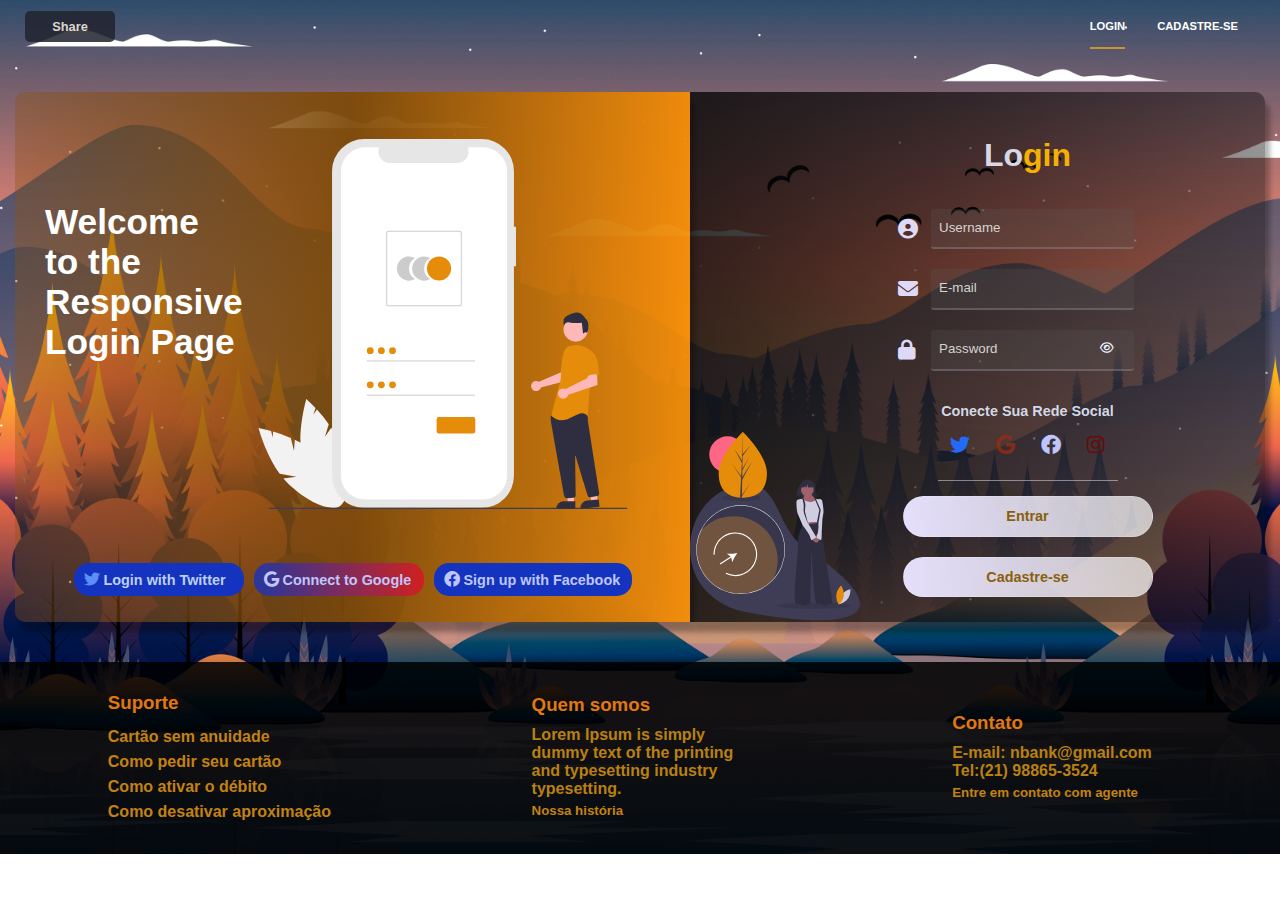
<file: index.html>
<!DOCTYPE html>
<html lang="pt-br">
<head>
    <meta charset="UTF-8">
    <meta http-equiv="X-UA-Compatible" content="IE=edge">
    <meta name="viewport" content="width=device-width, initial-scale=1.0">
    <link rel="stylesheet" href="css/estilo.css">
  
    <link rel="stylesheet" href="fontawesome-free-6.1.2-web/css/all.min.css">
    <title>Project Responsive</title>
</head>
<body id="login" >
    <header>
        <div class="logo">
            <input type="button" id="singup" value="Share">
   
        </div>
        
        <nav id="nav">
            <button id="btn-mobile" aria-haspopup="true" aria-label="Abrir Menu" aria-expanded="false">Menu

                <span id="hamburger"></span>

            </button>
            <ul class="menu" role="menu">
                <li><a href="index.html" class="select">Login</a></li>
           
                <li><a href="cadastro.html">Cadastre-se</a></li>
            </ul>
        </nav>
    </header>
    <main class="container">
        
        <article class="login-esq">
            <section>
                <h3>Welcome<br> to the<br> Responsive<br> Login Page</h3>
                <img src="img/imglogin2.svg" alt="">
                <section id="btn-social">
                    <a href="https://twitter.com" class="twiter"><i class="fa-brands fa-twitter"></i> Login with Twitter</a>
                    <a href="https://www.google.com" class="google"><i class="fa-brands fa-google"></i> Connect to Google</a>
                    <a href="https://www.facebook.com" class="face"><i class="fa-brands fa-facebook"></i> Sign up with Facebook</a>
                   
                </section>
            </section>
        </article>

        <form action="">

            <img src="img/imglogin1.svg" alt="">
            
            <fieldset>
                
                 <h1>Lo<span class="login">gin</span></h1>
                <div class="inputs">
                    <label for="nome"><i class="fa-solid fa-circle-user"></i></label>
                    <input type="name" id="nome" placeholder="Username" required>
                    <div class="underline"></div>
                </div>

                <div class="inputs">
                    <label for="email"><i class="fa-solid fa-envelope"></i></label>
                    <input type="email" id="email" placeholder="E-mail" required>
                    <div class="underline"></div>
                </div>

                <div class="inputs">
                    <label for="senha"><i class="fa-solid fa-lock"></i> </label>
                    <input type="password" id="senha" placeholder="Password" required >
                    <button id="btn-senha"><i class="fa-regular fa-eye"></i></button>
                    <div class="underline"></div>
                </div>

                <div id="social">
                    <span class="conect">Conecte Sua Rede Social</span>
                 <a href="https://twitter.com" class="twiter"><i class="fa-brands fa-twitter"></i></a>
                 <a href="https://www.google.com" class="google"><i class="fa-brands fa-google"></i></a>
                 <a href="https://www.facebook.com" class="face"><i class="fa-brands fa-facebook"></i></a>
                 <a href="https://www.instagram.com" class="insta"><i class="fa-brands fa-instagram"></i> </a> 
                </div>

                <input type="submit" value="Entrar" id="botao">
                <a href="cadastro.html" id="cadastro">Cadastre-se</a>
                     
           
            </fieldset>
        </form>

    </main>
    <footer>
        <nav>
            <h3>Suporte</h3>
            <ul>
                <li><a href="">Cartão sem anuidade</a></li>
                <li><a href="">Como pedir seu cartão</a></li>
                <li><a href="">Como ativar o débito</a></li>
                <li><a href="">Como desativar aproximação</a></li>
            </ul>
        </nav>

        <section class="contato">
            <h3>Quem somos</h3>
            <h4>Lorem Ipsum is simply dummy text of the printing and typesetting industry typesetting.</h4>
            <h5><a href="">Nossa história</a></h5>
        </section>

        <section class="contato">
            <h3>Contato</h3>
            <h4>E-mail: nbank@gmail.com</h4>
            <h4>Tel:(21) 98865-3524</h4>

            <h5><a href="">Entre em contato com agente</a></h5>
        </section>
       
    </footer>

    <script src="js/projeto.js"></script>
    
</body>
</html>
</file>
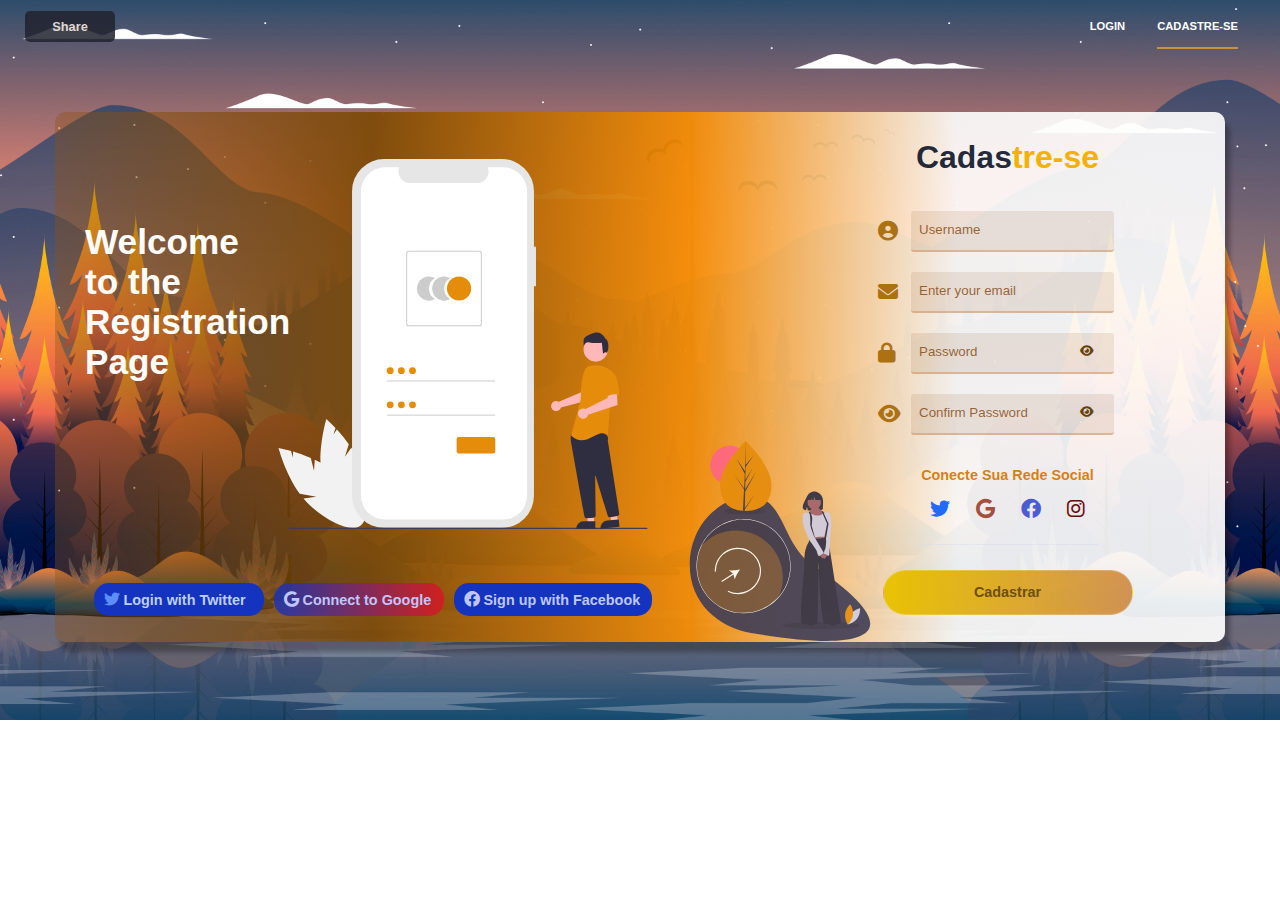
<file: cadastro.html>
<!DOCTYPE html>
<html lang="pt-br">
<head>
    <meta charset="UTF-8">
    <meta http-equiv="X-UA-Compatible" content="IE=edge">
    <meta name="viewport" content="width=device-width, initial-scale=1.0">
    <link rel="stylesheet" href="css/estilo.css">
  
    <link rel="stylesheet" href="fontawesome-free-6.1.2-web/css/all.min.css">
    <title>Project Responsive</title>
</head>
<body id="cadastroPage" >
    <header>
        <div class="logo">
            <input type="button" id="singup" value="Share">
   
        </div>
        
        <nav id="nav">
            <button id="btn-mobile" aria-haspopup="true" aria-label="Abrir Menu" aria-expanded="false">Menu

                <span id="hamburger"></span>

            </button>
            <ul class="menu" role="menu">
                <li><a href="index.html" >Login</a></li>
                <li><a href="cadastro.html" class="select">Cadastre-se</a></li>
            </ul>
        </nav>
    </header>
    <main class="container">
        
        <article class="login-esq">
            <section>
                <h3>Welcome<br> to the<br> Registration<br> Page</h3>
                <img src="img/imglogin2.svg" alt="">
                <section id="btn-social">
                    <a href="https://twitter.com" class="twiter"><i class="fa-brands fa-twitter"></i> Login with Twitter</a>
                    <a href="https://www.google.com" class="google"><i class="fa-brands fa-google"></i> Connect to Google</a>
                    <a href="https://www.facebook.com" class="face"><i class="fa-brands fa-facebook"></i> Sign up with Facebook</a>
                   
                </section>
            </section>
        </article>

        <form action="">

            <img src="img/imglogin1.svg" alt="">
         
            <fieldset>
                
                 <h1>Cadas<span class="login">tre-se</span></h1>
            
                <div class="inputs">
                    <label for="nome"><i class="fa-solid fa-circle-user"></i></label>
                    <input type="name" id="nome" placeholder="Username" class="requireds " required oninput="validateName()">
                    <button disabled id="btn-Error"><i class="fa-solid fa-circle-exclamation"></i></button>
                    <button disabled id="btn-Valid"><i class="fa-solid fa-circle-check"></i></button>
                    <div class="underline"></div>
                </div>
                <span class="invalidCampo">Insira no minimo 3 caracteres</span>

                <div class="inputs">
                    <label for="email"><i class="fa-solid fa-envelope"></i></label>
                    <input type="email" id="email" placeholder="Enter your email" class="requireds " required oninput="validateEmail()">
                    <button disabled id="btn-Error"><i class="fa-solid fa-circle-exclamation"></i></button>
                    <button disabled id="btn-Valid"><i class="fa-solid fa-circle-check"></i></button>
                    <div class="underline"></div>
                </div>
                <span class="invalidCampo">Inserir um E-mail válido ativo</span>

                <div class="inputs">
                    <label for="senha"><i class="fa-solid fa-lock"></i> </label>
                    <input type="password" id="senha" placeholder="Password" class="requireds " required oninput="validateSenha()">
                    <button id="btn-senha"><i class="fa-solid fa-eye"></i></button>
                    <div class="underline"></div>
                </div>
                <span class="invalidCampo">Insira no minimo 8 caracteres</span>

                <div class="inputs">
                    <label for="confirmSenha"><i class="fa-solid fa-eye"></i></label>
                    <input type="password" id="confirmSenha" placeholder="Confirm Password" class="requireds " required oninput="validateConfirmSenha()">
                    <button id="btn-confirmSenha"><i class="fa-solid fa-eye"></i></button>
                    <div class="underline"></div>
                </div>
                <span class="invalidCampo">Insira sua senha corretamente</span>

                <div id="social">
                    <span class="conect">Conecte Sua Rede Social</span>
                 <a href="https://twitter.com" class="twiter"><i class="fa-brands fa-twitter"></i></a>
                 <a href="https://www.google.com" class="google"><i class="fa-brands fa-google"></i></a>
                 <a href="https://www.facebook.com" class="face"><i class="fa-brands fa-facebook"></i></a>
                 <a href="https://www.instagram.com" class="insta"><i class="fa-brands fa-instagram"></i> </a> 
                </div>

                <input onclick="cadastrar()" type="submit" value="Cadastrar" id="btn-cadastrar">
             
            </fieldset>
            <span class="validRegistration">Cadastrando usuário...</span>
            <span class="invalidRegistration">Erro ao cadastrar usuário</span>
        </form>

    </main>
    <footer>
        <nav>
            <h3>Suporte</h3>
            <ul>
                <li><a href="">Cartão sem anuidade</a></li>
                <li><a href="">Como pedir seu cartão</a></li>
                <li><a href="">Como ativar o débito</a></li>
                <li><a href="">Como desativar aproximação</a></li>
            </ul>
        </nav>

        <section class="contato">
            <h3>Quem somos</h3>
            <h4>Lorem Ipsum is simply dummy text of the printing and typesetting industry typesetting.</h4>
            <h5><a href="">Nossa história</a></h5>
        </section>

        <section class="contato">
            <h3>Contato</h3>
            <h4>E-mail: nbank@gmail.com</h4>
            <h4>Tel:(21) 98865-3524</h4>

            <h5><a href="">Entre em contato com agente</a></h5>
        </section>
       
    </footer>

    <script src="js/projeto.js"></script>

</body>
</html>
</file>
<file: css/estilo.css>
*{
    margin: 0px;
    padding: 0px;
    box-sizing: border-box;

}

body{
    font-family: 'Trebuchet MS', 'Lucida Sans Unicode', 'Lucida Sans', sans-serif;
    background: url(../img/landscape.jpg) no-repeat ;
    background-size: cover;

} 
header{
    display: flex;
    justify-content: space-between;
    flex-flow: row wrap;
    align-items: center;
    align-content: center;
    padding: 10px;
    background: rgba(39, 39, 39, 0);
    box-sizing: border-box;
}

.logo input[type="button"]{
    font-size: 0.8rem;
    padding: 8px 4px;
    width: 90px;
    border: none;
    background-color: #22242fdc;
    border-radius: 5px;
    font-weight:600;
    color: #f8eee5df;
    cursor: pointer;
    margin-left: 15px;
    transition:  0.5s ease-in-out;
}

.logo input[type="button"]:hover{
    background: #a15f0fdd;
    letter-spacing: 0.5px;
    color: #fffdfb;
}

ul, a{
    list-style: none;
    text-decoration: none;
    font-weight: 900;
}
.menu{
    display: flex;
    text-transform: uppercase;
}
ul.menu li{
    margin-right: 2rem;
}
ul.menu a{
    display: block;
    border-radius: 10px;
    line-height: 2rem;
    font-size: 0.7rem;
    padding: 0rem;
    position: relative;
    color: #fff;
}
ul.menu a::after{
    content: "";
    background-color: #e4a227;
    position: absolute;
    left: 0;
    top: calc(100% + 5px);
    width: 100%;
    height: 2px;
    opacity: 0;
    transition: all 0.3s ease-in-out;
    transform: scaleX(0);
    transform-origin: left;
}
.menu a.select::after,
.menu a:hover::after{
    opacity: 0.8;
    transform: scaleX(1);
    
}

form h4{
    position: absolute;
    top: 0;
    left: 0;
}

.container{
    display: flex;
    flex-flow: row wrap;
    padding: 10px 15px;
    margin: 30px 0;
}
article.login-esq{
    display: flex;
    flex-flow: row wrap;
    justify-content: center;
    align-items: center;
    align-content: center;
    flex: 1 300px;
    background: linear-gradient(to right, #90510e5b,#7d4a08f1,#f48d06f1) ;
    background-size: cover;
    border-top-left-radius: 10px;
    border-bottom-left-radius: 10px;
    padding: 20px;
    position: relative;
    box-shadow: 5px 10px 5px rgba(0, 0, 0, 0.29);
}
article.login-esq img{
    width: 100%;
    height: 370px;
    margin-top: 20px;
    margin-left: 90px;
}
article.login-esq h3{
    position: absolute;
    top: 110px;
    left: 30px;
    color: #ffffff;
    line-height: 2.5rem;
    font-size: 2.2rem;
    font-weight: bold;
}
#btn-social{
    display: flex;
    flex-flow: row wrap;
    column-gap: 10px;
    justify-content: center;
    align-items: center;
    margin-top: 50px;
}
article.login-esq i{
    font-size: 16px;
}
article.login-esq a.twiter{
    display: block;
    background: #1434bf;
    border-radius: 15px;
    width: 170px;
    padding: 8px 10px;
    font-size: 0.9rem;
    color: #bccff6;
    transition: .3s ease-in-out;
}
article.login-esq a.twiter:hover{
    letter-spacing: 0.3px;
}
article.login-esq .twiter i{
    color:  #5b8ff7;
}
article.login-esq a.face{
    display: block;
    background: #1434bf;
    border-radius: 15px;
    width: 198px;
    padding: 8px 10px;
    font-size: 0.9rem;
    transition: .3s ease-in-out;
}
article.login-esq a.face:hover{
    letter-spacing: 0.3px;
}
article.login-esq .face{
    color:  #bfc6fd;
}
article.login-esq a.google{
    display: block;
    background: linear-gradient(to right,#1433bfcc,#cf2020);
    border-radius: 15px;
    width: 170px;
    padding: 8px 10px;
    font-size: 0.9rem;
    color: #bfc6fd;
    transition: .3s ease-in-out;
}
article.login-esq a.google:hover{
    letter-spacing: 0.3px;
}
article.login-esq .google{
    color:  #952b15d2;
}
article.login-esq a.insta{
    display: block;
    background: linear-gradient(to right,#6c0909,#b1260a,#daac08);
    border-radius: 8px;
    width: 155px;
    padding: 8px;
    margin-top: 20px;
    font-size: 0.9rem;
    color: #f6f4f4;
    
}
article.login-esq .insta{
    color: #6c0909;
}
article h1{
    font-size: 1.5rem;
    color: #f3f3fb;
}
article h4{
    color: #7676b5;
}
form{
    display: flex;
    flex: 1 200px;
    flex-flow: column wrap;
    justify-content: center;
    align-items: center;
    align-content: center;
    background: linear-gradient(to right,#090909d2,#00000099 ,#0b0b0b6f) ;
    background-size: cover;
    border-top-right-radius: 10px;
    border-bottom-right-radius: 10px;
    height: 530px;
    position: relative;
    box-shadow: 5px 10px 5px rgba(0, 0, 0, 0.29);
}
body#login form img{
    position: absolute;
    left: 0px;
    bottom: -4px;
    width: 170px;
    height: 200px;
}
form h1{
    margin: 20px 0;
    color: #ecf1ffe3;
    font-weight: bold;
}

fieldset{
    display: flex;
    flex: 1 200px;
    flex-flow: column wrap;
    row-gap: 5px;
    justify-content: center;
    align-items: center;
    align-content: center;
    box-sizing: border-box;
    border: none;
    border-top-right-radius: 10px;
    border-bottom-right-radius: 10px;
    width: 50%;
    margin-left: 100px;
    position: relative;
}

fieldset input{
    border: none;
    margin: 5px;
}

fieldset input[type="submit"] {
    background: linear-gradient(to right,#e5dffc, #ffffffb1);
    color: #876109;
    border-radius: 25px;
    border: 1px solid rgba(255, 255, 255, 0.201);
    font-size: 0.9rem;
    line-height: 1.8rem;
    padding: 5px 0;
    cursor: pointer;
    width: 250px;
    font-weight: 600;
    transition: all 0.5s ease-out;
    
}
fieldset #cadastro {
    background: linear-gradient(to right,#e5dffc, #ffffffb1);
    color: #876109;
    border-radius: 25px;
    text-align: center;
    border: 1px solid rgba(255, 255, 255, 0.201);
    font-size: 0.9rem;
    line-height: 1.8rem;
    padding: 5px 0;
    cursor: pointer;
    width: 250px;
    font-weight: 600;
    transition: all 0.5s ease-out;
    margin-top: 10px;
}
fieldset #cadastro:hover{
    background:#1e1e1e5f;
    color: #f09e06;
    letter-spacing: 0.8px;
}
fieldset input[type="submit"]{
    margin-top: 10px;
}


input#cadastro:hover, input#botao:hover{
    background:#1e1e1e5f;
    color: #f09e06;
    letter-spacing: 0.8px;

}

.login{
    color: #f5b102;
}
/* estilo padrão dos campos de inputs */

input#email, input#senha, input#nome, input#confirmSenha{
    border-radius: 3px;
    width: 100%;
    padding: 5px 8px;
    border-bottom: 2px solid rgba(154, 153, 153, 0.355);
    line-height: 1.8rem;
    outline: none;
    margin-top: 10px;
    background: rgba(90, 90, 90, 0.233);
    color:rgba(254, 250, 250, 0.756);
    transition: .3s ease-in-out;
   
}

#btn-senha, #btn-confirmSenha{
    position: absolute;
    right: 15px;
    top: 20px;
    background: transparent;
    border: none;
}
#btn-senha i, #btn-confirmSenha i{
    font-size: 12px;
    color: #edf3ff;
    cursor: pointer;
}

.inputs{
    position: relative;
}

.inputs .underline::after{
    content: "";
    position: absolute;
    left: 5px;
    bottom: 5px;
    height: 2px;
    width: 100%;
    background:  linear-gradient(to right, #d38611, #e6bf63);
    transform: scaleX(0);
    transform-origin: left;
    transition: all 0.3s ease-in-out;
}
.inputs input:focus ~ .underline::after{
    transform: scaleX(1);
}

input::placeholder{
    color: #ffffffc8;
}
body#login label i{
    position: absolute;
    left: -28px;
    top: 20px;
    font-size: 20px;
    color:  #dfd9f8;
    cursor: pointer;
}

div#social{
    display: flex;
    flex-flow: row wrap;
    font-size: 20px;
    justify-content: space-around;
    align-items: center;
    align-content: center;
    row-gap: 15px;
    height: 100px;
    width: 180px;
    border-bottom: 1px solid #d8deec88;
    position: relative;
}
div#social .conect{
    font-size: 0.9rem;
    color: #d8deecfe;
    font-weight: 600;
}
div#social a{
    display: block;
}
div#social a i::after{
    content: "";
    background-color:#efb73e;
    position: absolute;
    left: 0;
    top: 100%;
    width: 100%;
    height: 2px;
    opacity: 0;
    transition: all 0.3s ease-in-out;
    transform-origin: center;
    transform: scaleX(0);
}
div#social a i:hover::after{
    opacity: 0.8;
    transform: scaleX(1);
    font-size: 28px;
    
}
div#social .twiter{
    color:  #226afa;
}
div#social .face{
    color:  #bfc6fd;
}
div#social .google{
    color:  #952b15d2;
}
div#social .insta{
    color: #6c0909;
}
body#login footer{
    display: flex;
    justify-content: space-around;
    flex-flow: row nowrap;
    align-items: center;
    column-gap: 5px;
    padding: 10px;
    background: rgba(0, 0, 0, 0.856);
    box-sizing: border-box;
    height: 100%;
    padding: 30px 10px;
}
footer a{
    line-height: 25px;
    color: #c48211;
}
footer a:hover{
    text-decoration: underline;
    color: #8f640c;
}
.contato{
    color: #ba810f;
    width: 220px;
}
.contato h3{
    margin-bottom: 10px;
}
footer h3{
    margin-bottom: 10px;
    color: #e2780e;
}

/* Formatação da page cadastro*/

@keyframes moverCad {
    from{
        transform: translate(-50%);
        opacity: 0;
    }
    to{
        transform: translate(0%);
        opacity: 1;
       
    }
}

body#cadastroPage form{
    display: flex;
    flex: 1 200px;
    flex-flow: column wrap;
    justify-content: center;
    align-items: center;
    align-content: center;
    background: linear-gradient(to right, #f48d06f1,#fbfbfaec ,#ffffffe8) ;
    background-size: cover;
    border-top-right-radius: 10px;
    border-bottom-right-radius: 10px;
    height: 530px;
    position: relative;
    box-shadow: 5px 10px 5px rgba(0, 0, 0, 0.29);
    animation: moverCad 3s 0s 1 forwards;
}

.invalidCampo{
    display: none;
    font-size: 10.5px;
    color: #ff0000;
    margin-left: -35px;
    margin-top: -5px;
    transition: .3s ease-in-out;
}


body#cadastroPage .container{
    margin: 50px 40px;
}

body#cadastroPage form img{
    position: absolute;
    left: -10px;
    bottom: 1px;
    width: 200px;
    height: 200px;
    opacity: .9;
   
}
body#cadastroPage form h1{
    margin: 20px 0;
    color: #060e22e3;
    font-weight: bold;
}
body#cadastroPage label i{
    position: absolute;
    left: -28px;
    top: 20px;
    font-size: 20px;
    color:  #ac7112;
    margin-right: 0px;
    cursor: pointer;
}

body#cadastroPage input#email, body#cadastroPage input#senha, body#cadastroPage input#nome, body#cadastroPage input#confirmSenha{
    border-radius: 3px;
    width: 100%;
    padding: 5px 8px;
    line-height: 1.8rem;
    outline: none;
    background: rgba(131, 63, 8, 0.109);
    color:rgba(38, 38, 38, 0.82);
    transition: .3s ease-in-out;
    border-bottom: 2.5px solid rgba(204, 139, 90, 0.483);
}

body#cadastroPage  input::placeholder{
    color: #814106c8;

}

body#cadastroPage  #btn-senha i, body#cadastroPage  #btn-confirmSenha i{
    font-size: 12px;
    color: #67430a;
    cursor: pointer;
}

#btn-Error {
    display: none;
    position: absolute;
    right: 15px;
    top: 20px;
    background: transparent;
    border: none;
    transition: .4s ease-in-out;
}
#btn-Valid {
    display: none;
    position: absolute;
    right: 15px;
    top: 20px;
    background: transparent;
    border: none;
    transition: .4s ease-in-out;
}
#btn-Error i {
    font-size: 15px;
    color: #ff0000;
}
#btn-Valid i {
    font-size: 15px;
    color: #14b62c;
}

.validRegistration{
    display: none;
    position: absolute;
    top: 30px;
    left: 0;
    background-color: rgba(226, 251, 225, 0.698);
    font-weight: bold;
    font-size: .9rem;
    color: #096917;
    padding: 15px;
    border-radius: 9px;
    transition: .4s ease-in-out;
}
.invalidRegistration{
    display: none;
    position: absolute;
    top: 30px;
    left: 0;
    background-color: rgba(251, 225, 225, 0.698);
    font-weight: bold;
    font-size: .9rem;
    color: #921910;
    padding: 15px;
    border-radius: 9px;
    transition: .4s ease-in-out;
}

body#cadastroPage fieldset #btn-cadastrar {
    background: linear-gradient(to right,#e8c205, #c56a0fb1);
    color: #6d500c;
    border-radius: 25px;
    text-align: center;
    border: 1px solid rgba(255, 255, 255, 0.201);
    font-size: 0.9rem;
    line-height: 1.8rem;
    padding: 5px 0;
    cursor: pointer;
    width: 250px;
    font-weight: 600;
    transition: all 0.5s ease-in-out;
    margin-top: 8px;
    z-index: 1;
}

body#cadastroPage div#social .conect{
    font-size: 0.9rem;
    color: #d87c0dfe;
    font-weight: 600;
}
body#cadastroPage div#social .face{
    color:  #4b5bd4;
}

body#cadastroPage fieldset #btn-cadastrar {
    height: 45px;
    margin: 20px;
}
body#cadastroPage fieldset #btn-cadastrar:hover{
    color: #f7e6be;
    letter-spacing: 0.8px;
}


body#cadastroPage footer{
    display: flex;
    display: none;
    justify-content: space-around;
    flex-flow: row nowrap;
    align-items: center;
    column-gap: 5px;
    padding: 10px;
    background: rgba(1, 1, 1, 0.627);
    box-sizing: border-box;
    height: 100%;
    padding: 30px 10px;
}
footer a{
    line-height: 25px;
    color: #c48211;
}
footer a:hover{
    text-decoration: underline;
    color: #8f640c;
}


/* Formatação da page serviços*/
/*
body#servico{
    background: url('../img/nubank4.jpg') no-repeat;
    min-height: 1000px;
    box-sizing: border-box;

}
body#servico header{
    display: flex;
    justify-content: space-between;
    flex-flow: row wrap;
    align-items: center;
    align-content: center;
    padding: 10px;
    background: rgba(0, 0, 0, 0.574);
    box-sizing: border-box;
}
header.stick{
    background: #f5f4f9;
    padding: 10px 100px;
    box-shadow: 0 5px 20px rgba(0, 0, 0, 0.05);
}
.container-servicos{
    display: flex;
    flex-flow: row wrap;
    row-gap: 50px;
    margin-top: 0px;
}
article.box1-servico{
    display: flex;
    flex-flow: row wrap;
    justify-content: center;
    align-items: center;
    align-content: center;
    background: #100a1c63;
    height: 350px;
    width: 100%;

}
.titulo{
    text-align: center;
}
.box1-servico h4{
    color: #e7e1ff;
}
@keyframes card {
    form{
        box-shadow: 0;
        transform: skewX(20deg);
    }
    to{
        box-shadow: 0 8px 3px #1b1032e3;
        transform: skewX(-10deg) ;
    }
}
.anime-card{
    width: 100px;
    height: 50px;
    background: linear-gradient(45deg,#22158c,#6638a9, #390f79) ;
    border-radius: 10px;
    animation: card 2s 2s infinite alternate;
    padding: 5px;
     margin-left: 20px;
     border: 1px solid #d6bdbd58;
}
.anime-card h5{
    color: #e7e1ffb8;
    font-size: 0.7rem;
}
.botoes input[type="button"]{
    font-size: 0.8rem;
    padding: 8px 4px;
    width: 80px;
    background-color: transparent;
    border: none;
    border-radius: 5px;
    font-weight:600;
    color: #e7e1ff;
    cursor: pointer;
}

.botoes input[type="button"]:hover{
    background-color: #ffffffac;
    transition:  0.5s ease-in-out;
    letter-spacing: 0.5px;
    color: #321b91;
}
article.box2-servico{
    display: flex;
    flex-flow: row wrap;
    justify-content: space-around;
    align-items: flex-start;
    align-content: flex-start;
    position: relative;
    flex: 1 200px;
    background: linear-gradient(to right,#22158c,#390f79);
    background-size: cover;
    height: 100%;
    padding: 50px 20px;
}

@keyframes mover {
    from{
        transform: translate(-100%);
        opacity: 0;
    }
    to{
        transform: translate(0%);
        opacity: 1;
       
    }
}
.box2-servico h4{
    color: #e7e1ff;
    text-align: center;
}
.box1, .box2, .box3, .box4{
    display: flex;
    flex-wrap: wrap;
    justify-content: center;
    align-items: center;
    align-content: center;
    row-gap: 20px;
    padding: 10px;
    box-sizing: border-box;
    border-radius: 4px;
    margin-top: 25px;
    width: 250px;
    animation: mover 4s 0s 1 forwards;
   
}

.box2-servico section img{
    width: 150px;
    height: 150px;
    border-radius: 150px;
    border: 1px solid #4d399dcd;
    box-shadow: 0 15px 20px #1b1032e3;
} 
body#servico footer{
    display: flex;
    justify-content: space-around;
    flex-flow: row nowrap;
    align-items: center;
    column-gap: 5px;
    padding: 10px;
    background: rgba(0, 0, 0, 0.959);
    box-sizing: border-box;
    height: 100%;
    padding: 30px 0;
    
}*/

#btn-mobile{
    display: none;
}


@media (min-width:300px) and (max-width: 590px) {
    header{
        width: 100vw;
    }
    .logo input[type="button"]{
        font-size: 0.7rem;
        padding: 8px 4px;
        width: 60px;
    }
    
    ul.menu a{
        display: block;
        font-size: 0.7rem;
        margin: 8px 5px;
      
    }
    ul.menu li{
        margin: 0 1.3rem 0 1.2rem;
        border-bottom: 2px solid rgba(254, 253, 253, 0.442);
    }
    ul.menu a::after{
        content: "";
        background-color: #fbf7f9e3;
        box-shadow: 0 -1px 2px #edd6e23f;
        width: 102.2%;
        margin-left: -1.2%;
        top: calc(100% + 7px);
    }
    .menu{
        display: block;
        position: absolute;
        width: 100%;
        top: 54px;
        left: 0;
        height: 0px;
        z-index: 1000;
        transition: .6s;
        visibility: hidden;
        overflow-y: hidden;
    }
    
    #nav.active .menu{
        overflow-y: visible;
        background: rgba(0, 0, 0, 0.552);
        height: 100vh;
        visibility: visible;
        overflow-y: auto;
        width: 100vw;
        
    }
    #btn-mobile{
        display: flex;
        padding: .5rem 1rem;
        font-size: 1rem;
        border: none;
        background: none;
        cursor: pointer;
        color: #e5e7fa;
        font-weight: 500;
        gap: .5rem;
    }
    #hamburger{
        width: 20px;
        border-top: 2px solid;
        display: block;
        color: #ffffff;
    }
    #hamburger::after, #hamburger::before{
        content: '';
        width: 20px;
        background: currentColor;
        height: 2px;
        display: block;
        margin-top: 5px;
        transition: .3s ease-in-out;
        position: relative;
    }
    #nav.active #hamburger{
        border-top-color: transparent;
        
    }
    #nav.active #hamburger::before{
        transform: rotate(-135deg);
    }
    #nav.active #hamburger::after{
        transform: rotate(135deg);
        top: -7px;
        
    }
    
    article.login-esq{
        justify-content: flex-end;
        border-top-left-radius: 10px;
        border-top-right-radius: 10px;
        border-bottom-left-radius: 0%;
        background: linear-gradient(to right, #90510ea8,#f48d06f1,#b36a0bf1) ;
        width: 100%;
        padding: 10px;
        position: relative;
    }
    article.login-esq  h3{
        position: absolute;
        left: 15px;
        top: 50px;
        color: #e3e3e3;
        font-weight: bold;
        line-height: 2rem;
        font-size: 1.3rem;
    }
    body#cadastroPage article.login-esq{
        justify-content: center;
        align-items: center;
    }
    #btn-social{
        margin-bottom: 10px;
        column-gap: 20px;
    }
    article.login-esq i{
        font-size: 10px;
    }
   
    article.login-esq a.twiter{
        display: none;
    }
    
    article.login-esq a.face{
        display: block;
        background: #1434bf;
        border-radius: 5px;
        width: 118px;
        padding: 8px;
        font-size: 0.6rem;

    }
    article.login-esq a.face:hover{
        letter-spacing: 0.2px;
    }
    article.login-esq a.google{
        display: block;
        background: linear-gradient(to right,#1433bfcc,#cf2020);
        border-radius: 5px;
        width: 99px;
        padding: 8px;
        font-size: 0.6rem;
        color: #bfc6fd;
    }
    article.login-esq a.google:hover{
        letter-spacing: 0.2px;
    }
    article.login-esq img{
        width: 100%;
        height: 180px;
        margin-left: 35px;
    }
    fieldset input[type="submit"], fieldset input[type="button"]{
        width: 200px;
    }
    fieldset #cadastro{
        width: 200px;
        margin-top: 15px;
    }
    fieldset{
        margin-left: 0;
        width: 80%;
    }
    form{
        border-top-right-radius: 0%;
        border-bottom-left-radius: 10px;
        width: 100%;
    }
    form img{
        display: none;
    }

    body#login footer, body#servico footer, body#cadastroPage footer{
        flex-wrap: wrap;
        row-gap: 10px;
        width: 100%;
    }
    body#servico{
        background: url('../img/nubank4.jpg') no-repeat;
        background-position-x: center;
    
    }
    .box2-servico section img{
        width: 110px;
        height: 110px;
        border-radius: 110px;
        border: 1px solid #4d399dcd;
        box-shadow: 0 15px 20px #1b1032e3;
    } 
    .titulo h1{
        font-size: 1.6rem;
        margin: 0 1rem;
    }
    .titulo h4{
        margin: 1rem 1rem;
    }
    .anime-card{
        width: 80px;
        height: 40px;
        animation: card 2s 2s infinite alternate ease-in-out;
        margin-top: 20px;
    }

    /* Page de cadastro */
 
    body#cadastroPage form{
        border-top-right-radius: 0%;
        border-bottom-left-radius: 10px;
        width: 100%;
        background: #fff;
    }
  
    body#cadastroPage article.login-esq img{
        margin-left: 60px;
    }
    body#cadastroPage form img{
        display: none;
    }

    body#cadastroPage fieldset #btn-cadastrar{
        width: 195px;
    }

    body#cadastroPage .container{
        margin: 50px 10px;
    }
    article.login-esq a.face{
        width: 135px;
    }
    article.login-esq a.google{
        width: 115px;
    }
    .invalidRegistration{
        left: 55px;
        background-color: #e3c2c2;
    }
    .validRegistration{
        left: 55px;
    }
}
</file>
